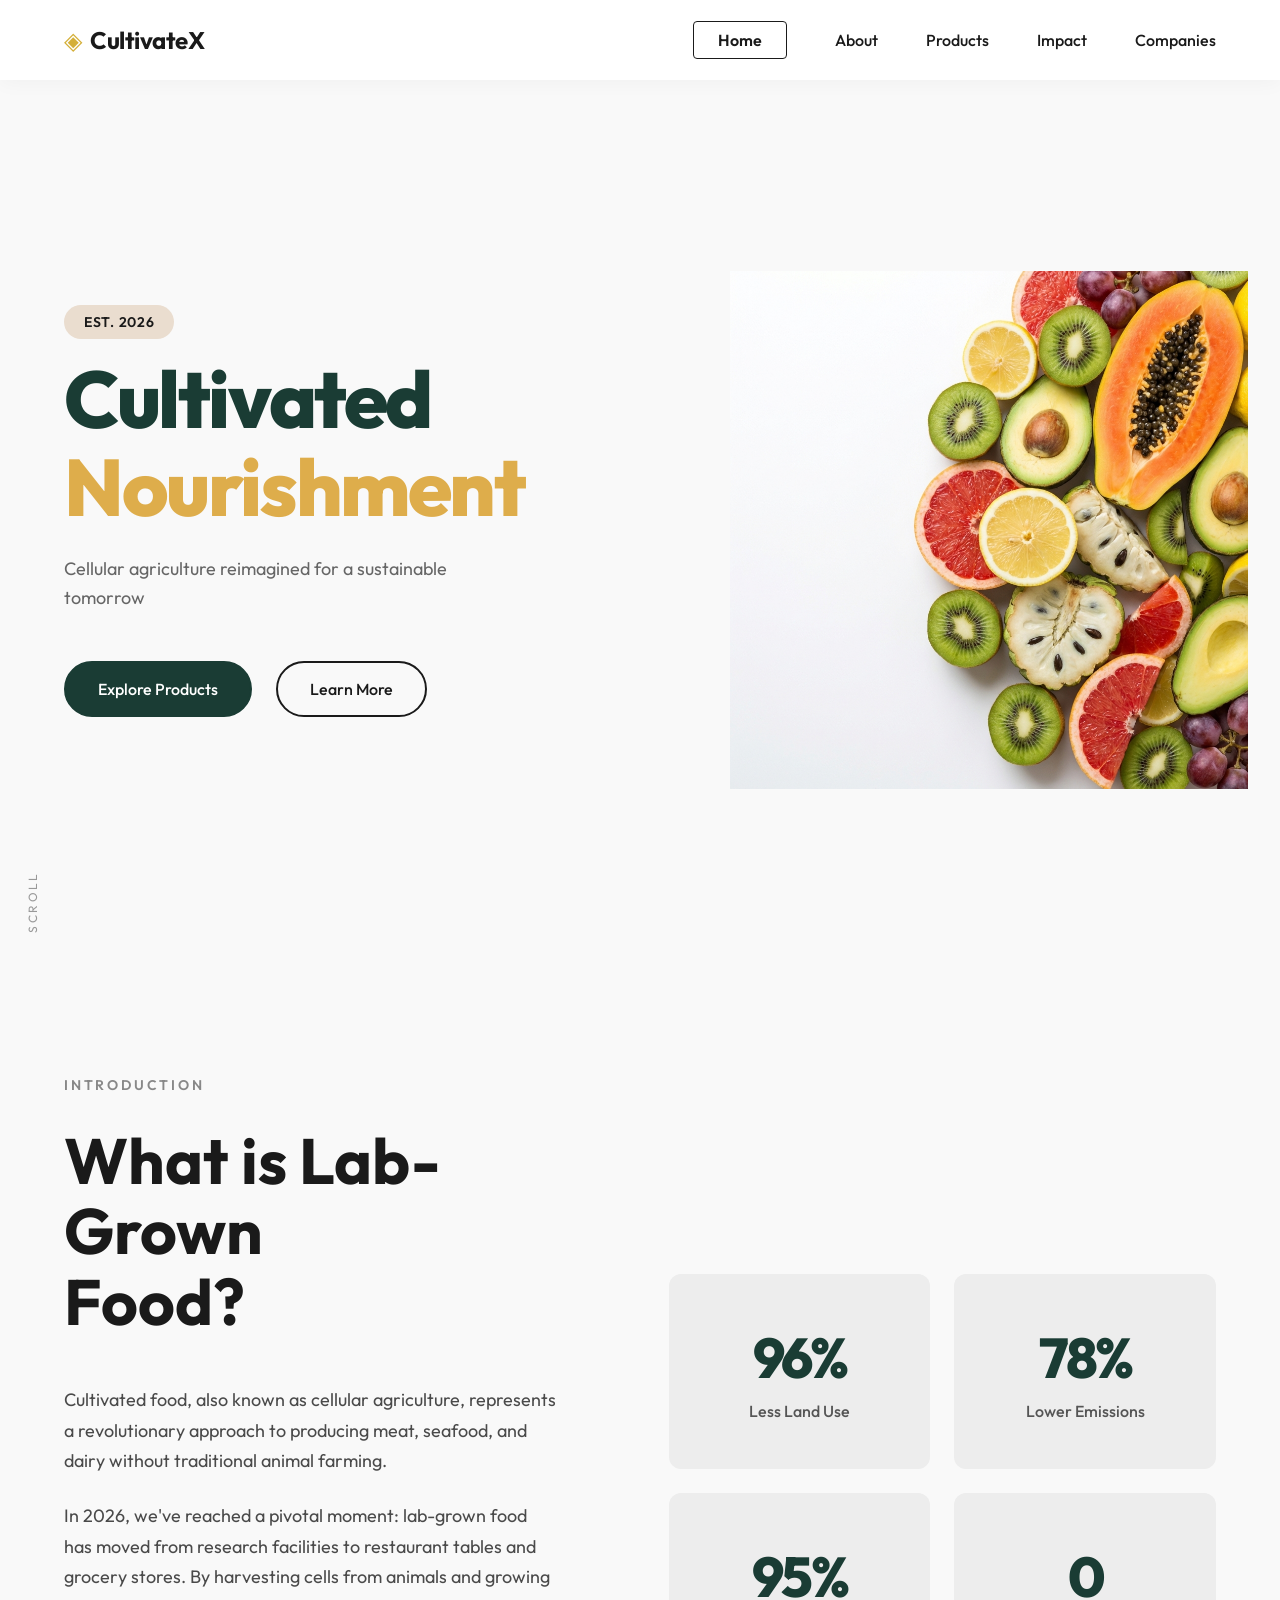
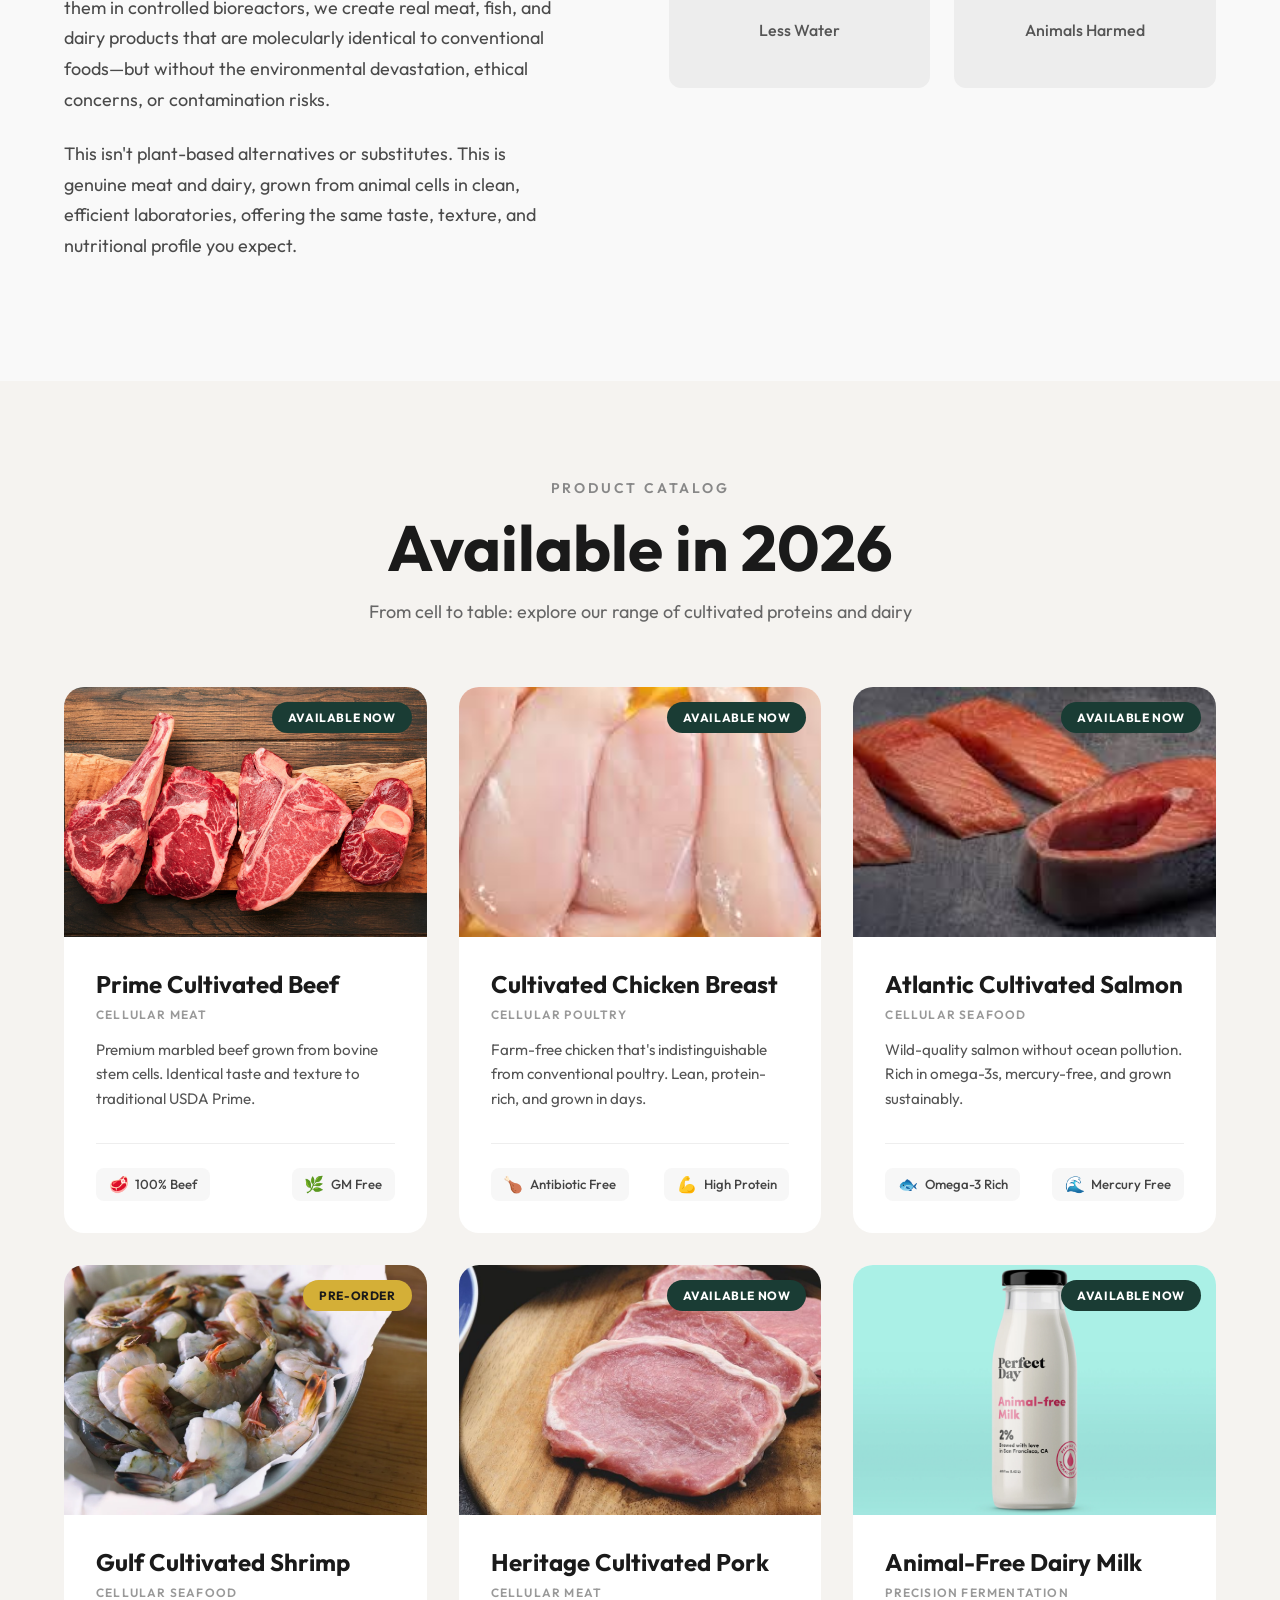
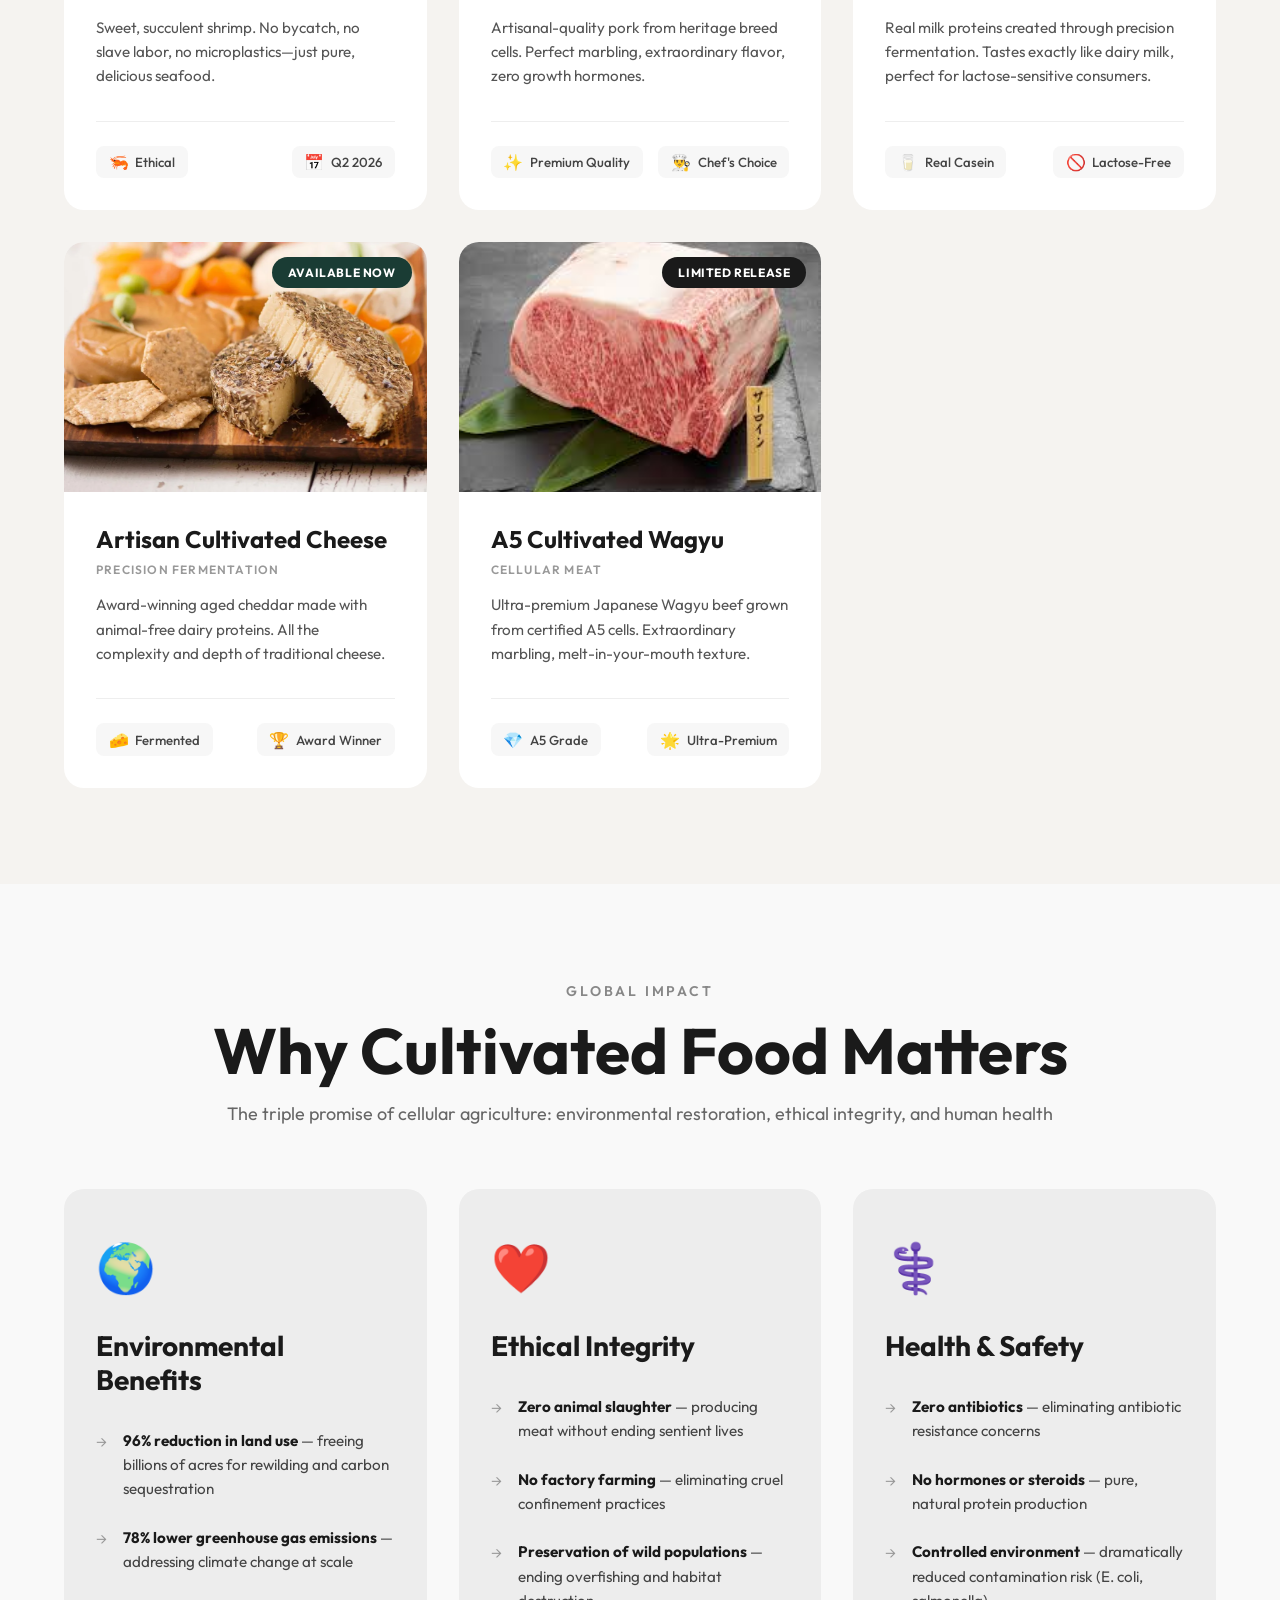
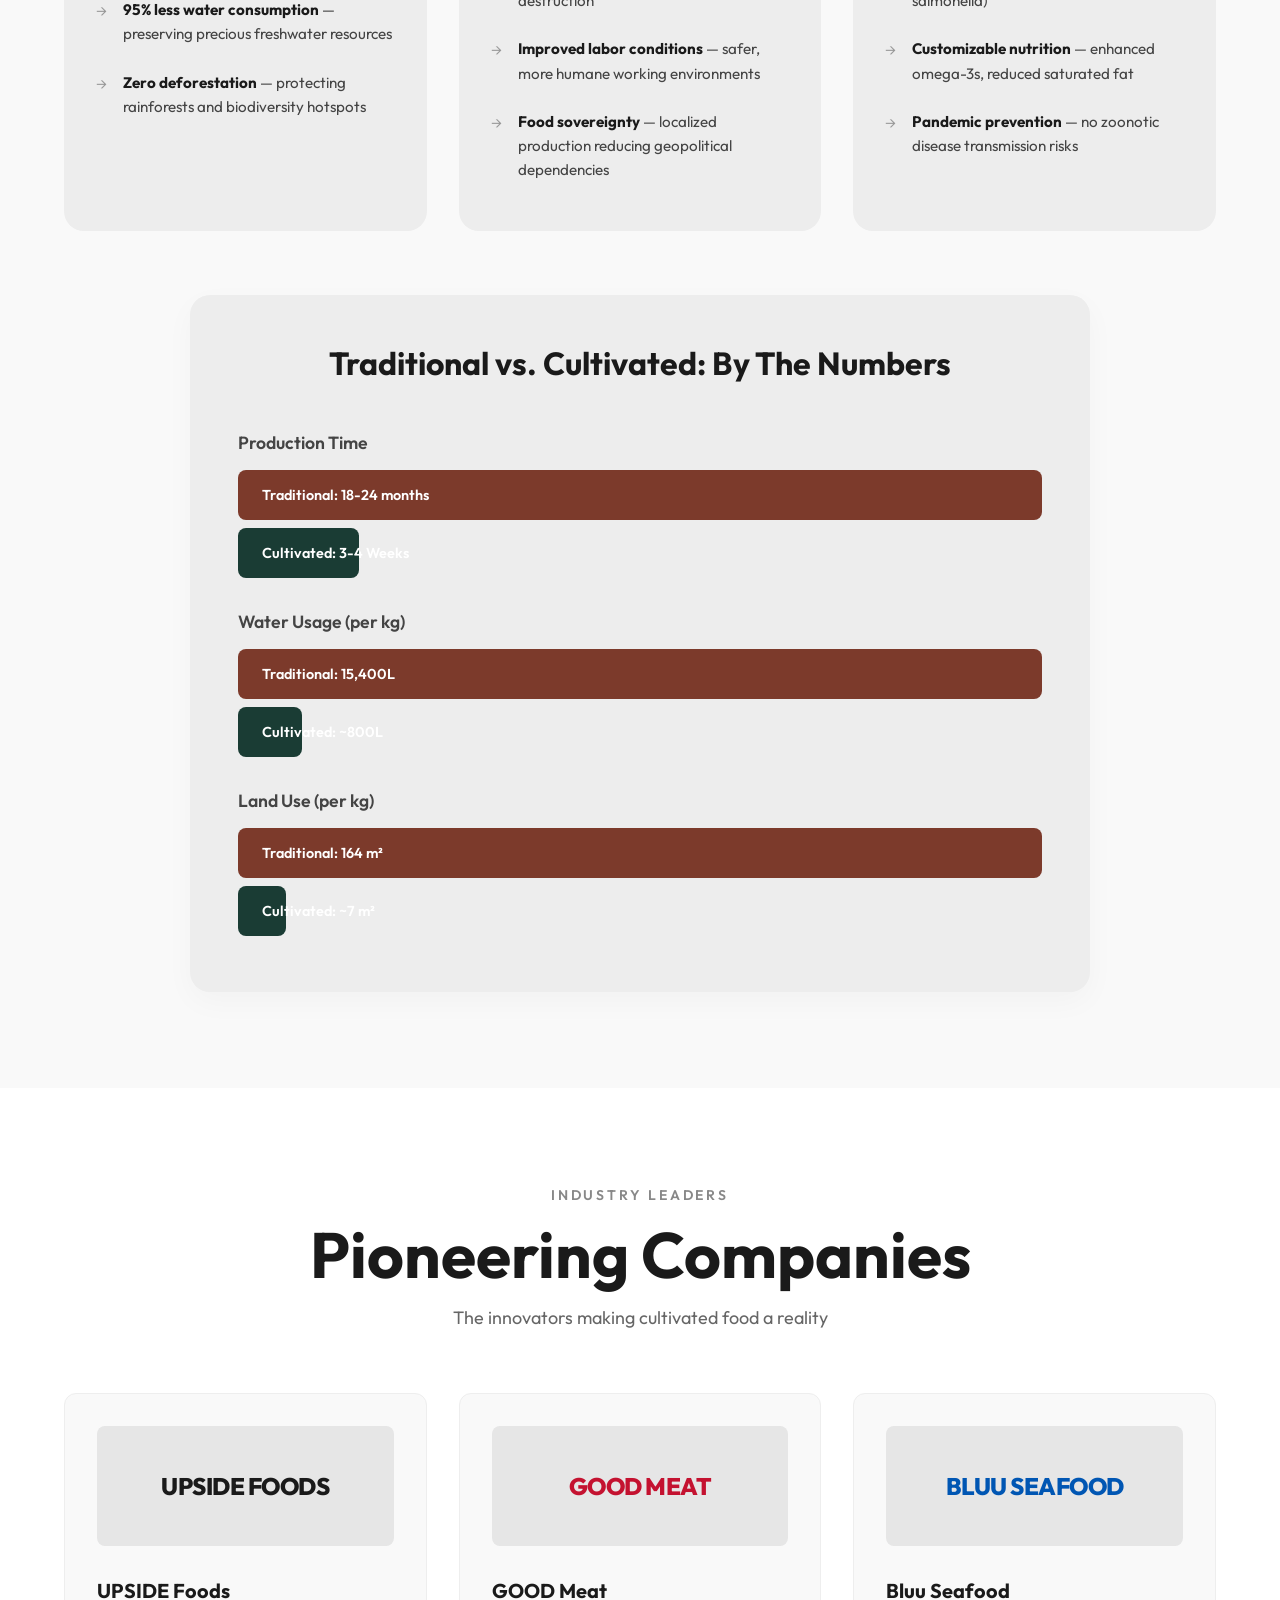
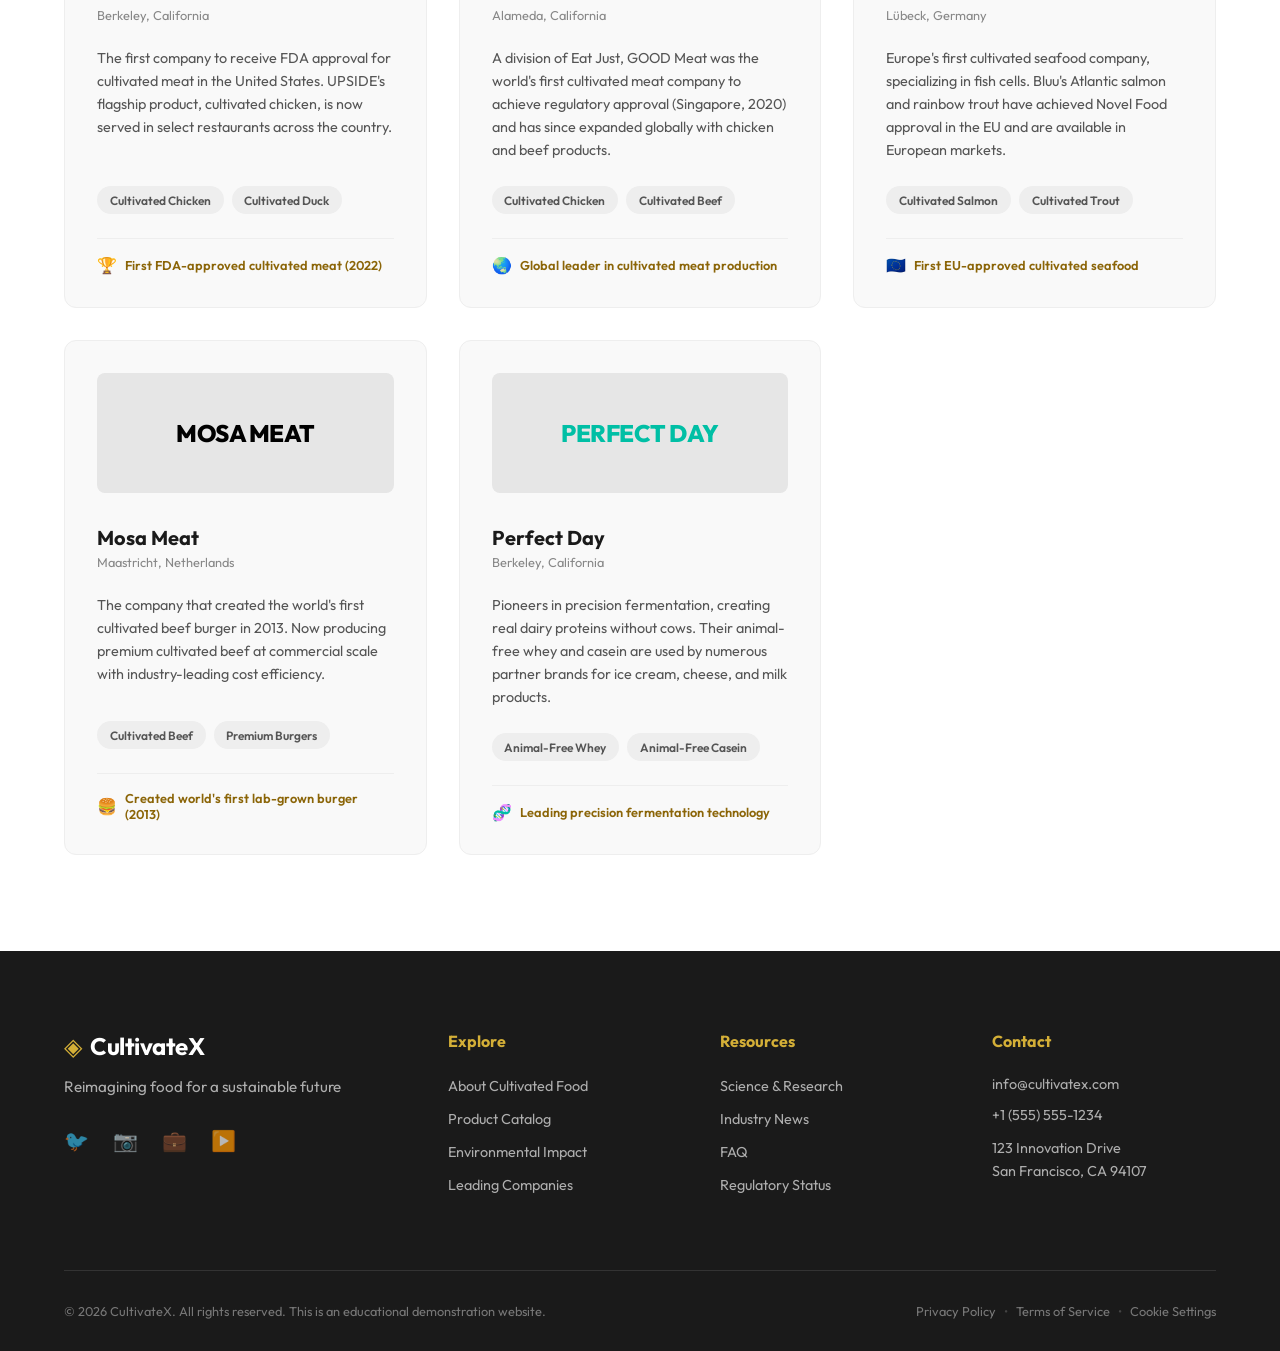
<file: index.html>
<!DOCTYPE html>
<html lang="en">

<head>
    <meta charset="UTF-8">
    <meta name="viewport" content="width=device-width, initial-scale=1.0">
    <title>CultivateX | The Future of Food</title>
    <link rel="preconnect" href="https://fonts.googleapis.com">
    <link rel="preconnect" href="https://fonts.gstatic.com" crossorigin>
    <link href="https://fonts.googleapis.com/css2?family=Outfit:wght@300;400;500;600;700;800&display=swap"
        rel="stylesheet">
    <link rel="stylesheet" href="p.css">
</head>

<body>
    <!--Navbar-->
    <nav class="navbar">
        <div class="logo">
            <span class="logo-icon">◈</span>
            <span class="logo-text">CultivateX</span>
        </div>
        <div class="navlinks">
            <a href="#home" class="active">Home</a>
            <a href="#about">About</a>
            <a href="#products">Products</a>
            <a href="#impact">Impact</a>
            <a href="#companies">Companies</a>
        </div>
    </nav>

    <!--Home-->
    <header class="home" id="home">
        <div class="content-left">
            <div class="badge-container">
                <span class="est-badge">EST. 2026</span>
            </div>

            <h1 class="hero-title">
                <span class="text-green">Cultivated</span><br>
                <span class="text-gold">Nourishment</span>
            </h1>

            <p class="hero-subtitle">
                Cellular agriculture reimagined for a sustainable tomorrow
            </p>

            <div class="cta-group">
                <button class="btn-primary">Explore Products</button>
                <button class="btn-secondary">Learn More</button>
            </div>

            <div class="scroll-indicator">SCROLL</div>
        </div>

        <div class="content-right">
            <div class="image-container">
                <!-- Image will be inserted via CSS or img tag -->
                <img src="hero-image.png" alt="Fresh fruits including papaya, kiwi, and citrus" class="hero-image">
            </div>
        </div>
    </header>

    <!-- About Section -->
    <section class="about-section" id="about">
        <div class="about-left">
            <span class="section-label">INTRODUCTION</span>
            <h2 class="section-title">What is Lab-Grown<br>Food?</h2>

            <div class="about-text">
                <p>Cultivated food, also known as cellular agriculture, represents a revolutionary approach to producing
                    meat, seafood, and dairy without traditional animal farming.</p>

                <p>In 2026, we've reached a pivotal moment: lab-grown food has moved from research facilities to
                    restaurant tables and grocery stores. By harvesting cells from animals and growing them in
                    controlled bioreactors, we create real meat, fish, and dairy products that are molecularly identical
                    to conventional foods—but without the environmental devastation, ethical concerns, or contamination
                    risks.</p>

                <p>This isn't plant-based alternatives or substitutes. This is genuine meat and dairy, grown from animal
                    cells in clean, efficient laboratories, offering the same taste, texture, and nutritional profile
                    you expect.</p>
            </div>
        </div>

        <div class="about-right">
            <div class="stats-grid">
                <div class="stat-card">
                    <span class="stat-number">96%</span>
                    <span class="stat-label">Less Land Use</span>
                </div>
                <div class="stat-card">
                    <span class="stat-number">78%</span>
                    <span class="stat-label">Lower Emissions</span>
                </div>
                <div class="stat-card">
                    <span class="stat-number">95%</span>
                    <span class="stat-label">Less Water</span>
                </div>
                <div class="stat-card">
                    <span class="stat-number">0</span>
                    <span class="stat-label">Animals Harmed</span>
                </div>
            </div>
        </div>
    </section>

    <!-- Products Section -->
    <section class="products-section" id="products">
        <div class="products-header">
            <span class="section-label">PRODUCT CATALOG</span>
            <h2 class="section-title center-text">Available in 2026</h2>
            <p class="section-subtitle">From cell to table: explore our range of cultivated proteins and dairy</p>
        </div>

        <div class="products-grid">
            <!-- Product 1: Beef -->
            <div class="product-card">
                <div class="card-image">
                    <span class="status-badge available">AVAILABLE NOW</span>
                    <img src="primebeef.jpg" alt="Prime Cultivated Beef">
                </div>
                <div class="card-content">
                    <h3 class="product-title">Prime Cultivated Beef</h3>
                    <span class="product-category">CELLULAR MEAT</span>
                    <p class="product-desc">Premium marbled beef grown from bovine stem cells. Identical taste and
                        texture to traditional USDA Prime.</p>
                    <div class="card-footer">
                        <span class="tag"><span class="icon">🥩</span> 100% Beef</span>
                        <span class="tag"><span class="icon">🌿</span> GM Free</span>
                    </div>
                </div>
            </div>

            <!-- Product 2: Chicken -->
            <div class="product-card">
                <div class="card-image">
                    <span class="status-badge available">AVAILABLE NOW</span>
                    <img src="images1.jpg" alt="Cultivated Chicken Breast">
                </div>
                <div class="card-content">
                    <h3 class="product-title">Cultivated Chicken Breast</h3>
                    <span class="product-category">CELLULAR POULTRY</span>
                    <p class="product-desc">Farm-free chicken that's indistinguishable from conventional poultry. Lean,
                        protein-rich, and grown in days.</p>
                    <div class="card-footer">
                        <span class="tag"><span class="icon">🍗</span> Antibiotic Free</span>
                        <span class="tag"><span class="icon">💪</span> High Protein</span>
                    </div>
                </div>
            </div>

            <!-- Product 3: Salmon -->
            <div class="product-card">
                <div class="card-image">
                    <span class="status-badge available">AVAILABLE NOW</span>
                    <img src="salmon.jpg" alt="Atlantic Cultivated Salmon">
                </div>
                <div class="card-content">
                    <h3 class="product-title">Atlantic Cultivated Salmon</h3>
                    <span class="product-category">CELLULAR SEAFOOD</span>
                    <p class="product-desc">Wild-quality salmon without ocean pollution. Rich in omega-3s, mercury-free,
                        and grown sustainably.</p>
                    <div class="card-footer">
                        <span class="tag"><span class="icon">🐟</span> Omega-3 Rich</span>
                        <span class="tag"><span class="icon">🌊</span> Mercury Free</span>
                    </div>
                </div>
            </div>

            <!-- Product 4: Shrimp -->
            <div class="product-card">
                <div class="card-image">
                    <span class="status-badge preorder">PRE-ORDER</span>
                    <img src="shrimp.webp" alt="Gulf Cultivated Shrimp">
                </div>
                <div class="card-content">
                    <h3 class="product-title">Gulf Cultivated Shrimp</h3>
                    <span class="product-category">CELLULAR SEAFOOD</span>
                    <p class="product-desc">Sweet, succulent shrimp. No bycatch, no slave labor, no microplastics—just
                        pure, delicious seafood.</p>
                    <div class="card-footer">
                        <span class="tag"><span class="icon">🦐</span> Ethical</span>
                        <span class="tag"><span class="icon">📅</span> Q2 2026</span>
                    </div>
                </div>
            </div>

            <!-- Product 5: Pork -->
            <div class="product-card">
                <div class="card-image">
                    <span class="status-badge available">AVAILABLE NOW</span>
                    <img src="pork.jpg" alt="Heritage Cultivated Pork">
                </div>
                <div class="card-content">
                    <h3 class="product-title">Heritage Cultivated Pork</h3>
                    <span class="product-category">CELLULAR MEAT</span>
                    <p class="product-desc">Artisanal-quality pork from heritage breed cells. Perfect marbling,
                        extraordinary flavor, zero growth hormones.</p>
                    <div class="card-footer">
                        <span class="tag"><span class="icon">✨</span> Premium Quality</span>
                        <span class="tag"><span class="icon">👨‍🍳</span> Chef's Choice</span>
                    </div>
                </div>
            </div>

            <!-- Product 6: Milk -->
            <div class="product-card">
                <div class="card-image">
                    <span class="status-badge available">AVAILABLE NOW</span>
                    <img src="milk.webp" alt="Animal-Free Dairy Milk">
                </div>
                <div class="card-content">
                    <h3 class="product-title">Animal-Free Dairy Milk</h3>
                    <span class="product-category">PRECISION FERMENTATION</span>
                    <p class="product-desc">Real milk proteins created through precision fermentation. Tastes exactly
                        like dairy milk, perfect for lactose-sensitive consumers.</p>
                    <div class="card-footer">
                        <span class="tag"><span class="icon">🥛</span> Real Casein</span>
                        <span class="tag"><span class="icon">🚫</span> Lactose-Free</span>
                    </div>
                </div>
            </div>

            <!-- Product 7: Cheese -->
            <div class="product-card">
                <div class="card-image">
                    <span class="status-badge available">AVAILABLE NOW</span>
                    <img src="cheese.webp" alt="Artisan Cultivated Cheese">
                </div>
                <div class="card-content">
                    <h3 class="product-title">Artisan Cultivated Cheese</h3>
                    <span class="product-category">PRECISION FERMENTATION</span>
                    <p class="product-desc">Award-winning aged cheddar made with animal-free dairy proteins. All the
                        complexity and depth of traditional cheese.</p>
                    <div class="card-footer">
                        <span class="tag"><span class="icon">🧀</span> Fermented</span>
                        <span class="tag"><span class="icon">🏆</span> Award Winner</span>
                    </div>
                </div>
            </div>

            <!-- Product 8: Wagyu -->
            <div class="product-card">
                <div class="card-image">
                    <span class="status-badge limited">LIMITED RELEASE</span>
                    <img src="a5.jpg" alt="A5 Cultivated Wagyu">
                </div>
                <div class="card-content">
                    <h3 class="product-title">A5 Cultivated Wagyu</h3>
                    <span class="product-category">CELLULAR MEAT</span>
                    <p class="product-desc">Ultra-premium Japanese Wagyu beef grown from certified A5 cells.
                        Extraordinary marbling, melt-in-your-mouth texture.</p>
                    <div class="card-footer">
                        <span class="tag"><span class="icon">💎</span> A5 Grade</span>
                        <span class="tag"><span class="icon">🌟</span> Ultra-Premium</span>
                    </div>
                </div>
            </div>
        </div>
    </section>

    <!-- Impact Section -->
    <section class="impact-section" id="impact">
        <div class="products-header">
            <span class="section-label">GLOBAL IMPACT</span>
            <h2 class="section-title center-text">Why Cultivated Food Matters</h2>
            <p class="section-subtitle">The triple promise of cellular agriculture: environmental restoration, ethical
                integrity, and human health</p>
        </div>

        <div class="impact-grid">
            <!-- Card 1: Environmental -->
            <div class="impact-card">
                <div class="impact-icon">🌍</div>
                <h3 class="impact-title">Environmental<br>Benefits</h3>
                <ul class="impact-list">
                    <li>
                        <span class="arrow">→</span>
                        <span class="text"><strong>96% reduction in land use</strong> — freeing billions of acres for
                            rewilding and carbon sequestration</span>
                    </li>
                    <li>
                        <span class="arrow">→</span>
                        <span class="text"><strong>78% lower greenhouse gas emissions</strong> — addressing climate
                            change at scale</span>
                    </li>
                    <li>
                        <span class="arrow">→</span>
                        <span class="text"><strong>95% less water consumption</strong> — preserving precious freshwater
                            resources</span>
                    </li>
                    <li>
                        <span class="arrow">→</span>
                        <span class="text"><strong>Zero deforestation</strong> — protecting rainforests and biodiversity
                            hotspots</span>
                    </li>
                </ul>
            </div>

            <!-- Card 2: Ethical -->
            <div class="impact-card">
                <div class="impact-icon">❤️</div>
                <h3 class="impact-title">Ethical Integrity</h3>
                <ul class="impact-list">
                    <li>
                        <span class="arrow">→</span>
                        <span class="text"><strong>Zero animal slaughter</strong> — producing meat without ending
                            sentient lives</span>
                    </li>
                    <li>
                        <span class="arrow">→</span>
                        <span class="text"><strong>No factory farming</strong> — eliminating cruel confinement
                            practices</span>
                    </li>
                    <li>
                        <span class="arrow">→</span>
                        <span class="text"><strong>Preservation of wild populations</strong> — ending overfishing and
                            habitat destruction</span>
                    </li>
                    <li>
                        <span class="arrow">→</span>
                        <span class="text"><strong>Improved labor conditions</strong> — safer, more humane working
                            environments</span>
                    </li>
                    <li>
                        <span class="arrow">→</span>
                        <span class="text"><strong>Food sovereignty</strong> — localized production reducing
                            geopolitical dependencies</span>
                    </li>
                </ul>
            </div>

            <!-- Card 3: Health -->
            <div class="impact-card">
                <div class="impact-icon">⚕️</div>
                <h3 class="impact-title">Health & Safety</h3>
                <ul class="impact-list">
                    <li>
                        <span class="arrow">→</span>
                        <span class="text"><strong>Zero antibiotics</strong> — eliminating antibiotic resistance
                            concerns</span>
                    </li>
                    <li>
                        <span class="arrow">→</span>
                        <span class="text"><strong>No hormones or steroids</strong> — pure, natural protein
                            production</span>
                    </li>
                    <li>
                        <span class="arrow">→</span>
                        <span class="text"><strong>Controlled environment</strong> — dramatically reduced contamination
                            risk (E. coli, salmonella)</span>
                    </li>
                    <li>
                        <span class="arrow">→</span>
                        <span class="text"><strong>Customizable nutrition</strong> — enhanced omega-3s, reduced
                            saturated fat</span>
                    </li>
                    <li>
                        <span class="arrow">→</span>
                        <span class="text"><strong>Pandemic prevention</strong> — no zoonotic disease transmission
                            risks</span>
                    </li>
                </ul>
            </div>
        </div>

        <!-- Comparison Chart Section -->
        <div class="comparison-container">
            <h3 class="comparison-title">Traditional vs. Cultivated: By The Numbers</h3>

            <!-- Production Time -->
            <div class="comparison-group">
                <h4 class="metric-label">Production Time</h4>
                <div class="bar-container">
                    <div class="bar traditional" style="width: 100%;">Traditional: 18-24 months</div>
                </div>
                <div class="bar-container">
                    <div class="bar cultivated" style="width: 15%;">Cultivated: 3-4 Weeks</div>
                </div>
            </div>

            <!-- Water Usage -->
            <div class="comparison-group">
                <h4 class="metric-label">Water Usage (per kg)</h4>
                <div class="bar-container">
                    <div class="bar traditional" style="width: 100%;">Traditional: 15,400L</div>
                </div>
                <div class="bar-container">
                    <div class="bar cultivated" style="width: 8%;">Cultivated: ~800L</div>
                </div>
            </div>

            <!-- Land Use -->
            <div class="comparison-group">
                <h4 class="metric-label">Land Use (per kg)</h4>
                <div class="bar-container">
                    <div class="bar traditional" style="width: 100%;">Traditional: 164 m²</div>
                </div>
                <div class="bar-container">
                    <div class="bar cultivated" style="width: 6%;">Cultivated: ~7 m²</div>
                </div>
            </div>
        </div>
    </section>

    <!-- Companies Section -->
    <section class="companies-section" id="companies">
        <div class="products-header">
            <span class="section-label">INDUSTRY LEADERS</span>
            <h2 class="section-title center-text">Pioneering Companies</h2>
            <p class="section-subtitle">The innovators making cultivated food a reality</p>
        </div>

        <div class="companies-grid">
            <!-- UPSIDE Foods -->
            <div class="company-card">
                <div class="company-logo-area">
                    <h3 class="logo-text-img">UPSIDE Foods</h3>
                </div>
                <div class="company-content">
                    <h4 class="company-name">UPSIDE Foods</h4>
                    <span class="company-loc">Berkeley, California</span>
                    <p class="company-desc">The first company to receive FDA approval for cultivated meat in the United
                        States. UPSIDE's flagship product, cultivated chicken, is now served in select restaurants
                        across the country.</p>

                    <div class="company-tags">
                        <span class="c-tag">Cultivated Chicken</span>
                        <span class="c-tag">Cultivated Duck</span>
                    </div>

                    <div class="company-highlight">
                        <span class="highlight-icon">🏆</span> First FDA-approved cultivated meat (2022)
                    </div>
                </div>
            </div>

            <!-- GOOD Meat -->
            <div class="company-card">
                <div class="company-logo-area">
                    <h3 class="logo-text-img" style="color: #c41230;">GOOD Meat</h3>
                </div>
                <div class="company-content">
                    <h4 class="company-name">GOOD Meat</h4>
                    <span class="company-loc">Alameda, California</span>
                    <p class="company-desc">A division of Eat Just, GOOD Meat was the world's first cultivated meat
                        company to achieve regulatory approval (Singapore, 2020) and has since expanded globally with
                        chicken and beef products.</p>

                    <div class="company-tags">
                        <span class="c-tag">Cultivated Chicken</span>
                        <span class="c-tag">Cultivated Beef</span>
                    </div>

                    <div class="company-highlight">
                        <span class="highlight-icon">🌏</span> Global leader in cultivated meat production
                    </div>
                </div>
            </div>

            <!-- Bluu Seafood -->
            <div class="company-card">
                <div class="company-logo-area">
                    <h3 class="logo-text-img" style="color: #0056b3;">Bluu Seafood</h3>
                </div>
                <div class="company-content">
                    <h4 class="company-name">Bluu Seafood</h4>
                    <span class="company-loc">Lübeck, Germany</span>
                    <p class="company-desc">Europe's first cultivated seafood company, specializing in fish cells.
                        Bluu's Atlantic salmon and rainbow trout have achieved Novel Food approval in the EU and are
                        available in European markets.</p>

                    <div class="company-tags">
                        <span class="c-tag">Cultivated Salmon</span>
                        <span class="c-tag">Cultivated Trout</span>
                    </div>

                    <div class="company-highlight">
                        <span class="highlight-icon">🇪🇺</span> First EU-approved cultivated seafood
                    </div>
                </div>
            </div>

            <!-- Mosa Meat -->
            <div class="company-card">
                <div class="company-logo-area">
                    <h3 class="logo-text-img" style="color: #000;">Mosa Meat</h3>
                </div>
                <div class="company-content">
                    <h4 class="company-name">Mosa Meat</h4>
                    <span class="company-loc">Maastricht, Netherlands</span>
                    <p class="company-desc">The company that created the world's first cultivated beef burger in 2013.
                        Now producing premium cultivated beef at commercial scale with industry-leading cost efficiency.
                    </p>

                    <div class="company-tags">
                        <span class="c-tag">Cultivated Beef</span>
                        <span class="c-tag">Premium Burgers</span>
                    </div>

                    <div class="company-highlight">
                        <span class="highlight-icon">🍔</span> Created world's first lab-grown burger (2013)
                    </div>
                </div>
            </div>

            <!-- Perfect Day -->
            <div class="company-card">
                <div class="company-logo-area">
                    <h3 class="logo-text-img" style="color: #00bfa5;">Perfect Day</h3>
                </div>
                <div class="company-content">
                    <h4 class="company-name">Perfect Day</h4>
                    <span class="company-loc">Berkeley, California</span>
                    <p class="company-desc">Pioneers in precision fermentation, creating real dairy proteins without
                        cows. Their animal-free whey and casein are used by numerous partner brands for ice cream,
                        cheese, and milk products.</p>

                    <div class="company-tags">
                        <span class="c-tag">Animal-Free Whey</span>
                        <span class="c-tag">Animal-Free Casein</span>
                    </div>

                    <div class="company-highlight">
                        <span class="highlight-icon">🧬</span> Leading precision fermentation technology
                    </div>
                </div>
            </div>

        </div>
    </section>


    <!-- Footer -->
    <footer>
        <div class="footer-content">
            <!-- Brand Column -->
            <div class="footer-col brand-col">
                <div class="logo">
                    <span class="logo-icon">◈</span>
                    <span class="logo-text" style="color: #fff;">CultivateX</span>
                </div>
                <p class="footer-tagline">Reimagining food for a sustainable future</p>
                <div class="social-links">
                    <a href="#" class="social-link">🐦</a> <!-- Twitter/X -->
                    <a href="#" class="social-link">📷</a> <!-- Instagram -->
                    <a href="#" class="social-link">💼</a> <!-- LinkedIn -->
                    <a href="#" class="social-link">▶️</a> <!-- YouTube -->
                </div>
            </div>

            <!-- Explore Column -->
            <div class="footer-col">
                <h4 class="footer-heading">Explore</h4>
                <ul class="footer-links">
                    <li><a href="#about">About Cultivated Food</a></li>
                    <li><a href="#products">Product Catalog</a></li>
                    <li><a href="#impact">Environmental Impact</a></li>
                    <li><a href="#companies">Leading Companies</a></li>
                </ul>
            </div>

            <!-- Resources Column -->
            <div class="footer-col">
                <h4 class="footer-heading">Resources</h4>
                <ul class="footer-links">
                    <li><a href="#">Science & Research</a></li>
                    <li><a href="#">Industry News</a></li>
                    <li><a href="#">FAQ</a></li>
                    <li><a href="#">Regulatory Status</a></li>
                </ul>
            </div>

            <!-- Contact Column -->
            <div class="footer-col">
                <h4 class="footer-heading">Contact</h4>
                <ul class="footer-links contact-info">
                    <li><a href="mailto:info@cultivatex.com">info@cultivatex.com</a></li>
                    <li><a href="tel:+15555551234">+1 (555) 555-1234</a></li>
                    <li class="address">123 Innovation Drive<br>San Francisco, CA 94107</li>
                </ul>
            </div>
        </div>

        <div class="footer-bottom">
            <p class="copyright">© 2026 CultivateX. All rights reserved. This is an educational demonstration website.
            </p>
            <div class="legal-links">
                <a href="#">Privacy Policy</a>
                <span class="separator">•</span>
                <a href="#">Terms of Service</a>
                <span class="separator">•</span>
                <a href="#">Cookie Settings</a>
            </div>
        </div>
    </footer>

    <script>
        document.addEventListener('DOMContentLoaded', () => {
            const sections = document.querySelectorAll('header, section');
            const navLinks = document.querySelectorAll('.navlinks a');

            window.addEventListener('scroll', () => {
                let current = '';
                const navHeight = document.querySelector('.navbar').offsetHeight;

                sections.forEach(section => {
                    const sectionTop = section.offsetTop;
                    const sectionHeight = section.clientHeight;
                    // Check if scroll is within the section (with offset for navbar)
                    if (scrollY >= (sectionTop - navHeight - 100)) {
                        current = section.getAttribute('id');
                    }
                });

                // If at bottom of page, highlight last section/footer or keep last section active
                // For now, let's just stick to the sections defined in nav

                navLinks.forEach(link => {
                    link.classList.remove('active');
                    if (link.getAttribute('href').includes(current)) {
                        link.classList.add('active');
                    }
                });
            });
        });
    </script>
</body>

</html>
</file>
<file: p.css>
:root {
    --primary-green: #1a3c34;
    --accent-gold: #d4af37;
    --light-bg: #f9f9f9;
    --text-dark: #1a1a1a;
    --text-light: #ffffff;
    --font-main: 'Outfit', sans-serif;
    --nav-height: 80px;
}

* {
    margin: 0;
    padding: 0;
    box-sizing: border-box;
}

html {
    scroll-behavior: smooth;
}

body {
    width: 100%;
    min-height: 100vh;
    font-family: var(--font-main);
    background-color: var(--light-bg);
    color: var(--text-dark);
    overflow-x: hidden;
}

/* Navbar */
.navbar {
    position: fixed;
    top: 0;
    left: 0;
    width: 100%;
    height: var(--nav-height);
    display: flex;
    justify-content: space-between;
    align-items: center;
    background-color: rgba(255, 255, 255, 0.95);
    backdrop-filter: blur(10px);
    padding: 0 5%;
    z-index: 1000;
    box-shadow: 0 2px 20px rgba(0, 0, 0, 0.04);
}

.logo {
    display: flex;
    align-items: center;
    gap: 0.5rem;
}

.logo-icon {
    font-size: 1.5rem;
    color: var(--accent-gold);
}

.logo-text {
    font-size: 1.5rem;
    font-weight: 700;
    color: var(--text-dark);
    letter-spacing: -0.02em;
}

.navlinks {
    display: flex;
    align-items: center;
    gap: 3rem;
}

.navlinks a {
    text-decoration: none;
    color: var(--text-dark);
    font-size: 1rem;
    font-weight: 500;
    position: relative;
    transition: color 0.3s ease;
}

.navlinks a:hover {
    color: var(--primary-green);
}

/* Active state for navigation - styled like a button or underlined */
.navlinks a.active {
    font-weight: 600;
}

.navlinks a.active::after {
    content: '';
    position: absolute;
    bottom: -5px;
    left: 0;
    width: 100%;
    height: 2px;
    background-color: var(--accent-gold);
    /* For the button look in the image, we might use border: 1px solid */
}

/* Specific overwrite for home link to match image 'box' style if desired, 
   but simple underline is cleaner. Let's try to match the image's box style for active. */
.navlinks a.active {
    border: 1px solid var(--text-dark);
    padding: 0.5rem 1.5rem;
    border-radius: 4px;
    background: transparent;
}

.navlinks a.active::after {
    display: none;
}


/* Home Section */
.home {
    width: 100%;
    min-height: 100vh;
    display: flex;
    padding-top: var(--nav-height);
    /* Offset for fixed navbar */
}

.content-left {
    width: 50%;
    display: flex;
    flex-direction: column;
    justify-content: center;
    padding: 0 0 0 5%;
    /* Left padding aligned */
    position: relative;
}

.content-right {
    width: 50%;
    height: 100vh;
    /* Full viewport height */
    position: relative;
    overflow: hidden;
    /* The image in the design takes up the right side completely or in a card */
}

/* Badge */
.badge-container {
    margin-bottom: 1.5rem;
}

.est-badge {
    background-color: #eaddcf;
    /* Beige/Gold-ish tone */
    color: var(--text-dark);
    padding: 0.5rem 1.25rem;
    border-radius: 50px;
    font-size: 0.875rem;
    font-weight: 600;
    letter-spacing: 0.05em;
    text-transform: uppercase;
}

/* Typography */
.hero-title {
    font-size: 5rem;
    line-height: 1.1;
    font-weight: 800;
    margin-bottom: 1.5rem;
    letter-spacing: -0.03em;
}

.text-green {
    color: var(--primary-green);
}

.text-gold {
    color: #eaddcf;
    /* Using the beige-gold from the badge for the second line as per visual hierarchy, or maybe goldenrod? Image looks yellowish. Let's try #dcc76b or similar */
    color: #dead4b;
    /* Gold/Mustard */
}

.hero-subtitle {
    font-size: 1.125rem;
    color: #666;
    max-width: 400px;
    margin-bottom: 3rem;
    line-height: 1.6;
}

/* Buttons */
.cta-group {
    display: flex;
    gap: 1.5rem;
    margin-bottom: 2rem;
}

button {
    cursor: pointer;
    font-family: var(--font-main);
    font-size: 1rem;
    font-weight: 500;
    padding: 1rem 2rem;
    border-radius: 50px;
    transition: all 0.3s ease;
}

.btn-primary {
    background-color: var(--primary-green);
    color: var(--text-light);
    border: 2px solid var(--primary-green);
}

.btn-primary:hover {
    background-color: #142e28;
    border-color: #142e28;
    transform: translateY(-2px);
    box-shadow: 0 4px 12px rgba(26, 60, 52, 0.2);
}

.btn-secondary {
    background-color: transparent;
    color: var(--text-dark);
    border: 2px solid var(--text-dark);
}

.btn-secondary:hover {
    background-color: var(--text-dark);
    color: var(--text-light);
    transform: translateY(-2px);
}

/* Scroll Indicator */
.scroll-indicator {
    position: absolute;
    bottom: 40px;
    left: 5%;
    font-size: 0.75rem;
    letter-spacing: 0.2em;
    color: #999;
    transform: rotate(-90deg);
    transform-origin: left;
}

/* Right Side Image */
.image-container {
    width: 100%;
    height: 100%;
    display: flex;
    justify-content: flex-end;
    /* Push content to right if needed */
    align-items: center;
    /* Center vertically */
    padding: 2rem;
}

.hero-image {
    width: 90%;
    height: 90%;
    object-fit: contain;
    /* Since it's a cluster of fruits on white, contain/cover works. The generated image is on white. */
    object-position: right center;
    border-radius: 30px;
    /* Optional rounded corners */
}

/* Responsive */
@media (max-width: 1024px) {
    .hero-title {
        font-size: 3.5rem;
    }
}

@media (max-width: 768px) {
    .home {
        flex-direction: column;
        height: auto;
    }

    .content-left,
    .content-right {
        width: 100%;
        padding: 5%;
    }

    .content-right {
        height: 50vh;
    }

    .navlinks {
        display: none;
        /* Mobile menu would be needed here, keeping simple for now */
    }
}

/* About Section */
.about-section {
    width: 100%;
    min-height: 100vh;
    padding: 6rem 5%;
    display: flex;
    background-color: var(--light-bg);
    gap: 5%;
    align-items: center;
}

.about-left {
    width: 50%;
    display: flex;
    flex-direction: column;
}

.section-label {
    font-size: 0.875rem;
    letter-spacing: 0.2em;
    color: #888;
    margin-bottom: 2rem;
    font-weight: 600;
    text-transform: uppercase;
}

.section-title {
    font-size: 4rem;
    line-height: 1.1;
    font-weight: 700;
    margin-bottom: 3rem;
    color: var(--text-dark);
}

.about-text p {
    font-size: 1.125rem;
    line-height: 1.7;
    color: #4a4a4a;
    margin-bottom: 1.5rem;
    max-width: 90%;
}

.about-right {
    width: 50%;
    display: flex;
    justify-content: center;
    align-items: center;
}

.stats-grid {
    display: grid;
    grid-template-columns: repeat(2, 1fr);
    gap: 1.5rem;
    width: 100%;
}

.stat-card {
    background-color: #ededed;
    /* Light gray card background */
    padding: 3rem 2rem;
    border-radius: 12px;
    display: flex;
    flex-direction: column;
    justify-content: center;
    align-items: center;
    text-align: center;
    transition: transform 0.3s ease;
}

.stat-card:hover {
    transform: translateY(-5px);
    box-shadow: 0 10px 30px rgba(0, 0, 0, 0.05);
}

.stat-number {
    font-size: 3.5rem;
    /* Large impact numbers */
    font-weight: 800;
    /* Extra bold */
    color: #1a3c34;
    /* Dark Green - using primary var manually for specificity if var not working in all contexts, but ideally use var */
    color: var(--primary-green);
    margin-bottom: 0.5rem;
    font-family: var(--font-main);
    /* Ensure Outfit font */
    /* For the wide "96%" look in the image */
    display: block;
    width: 100%;
    letter-spacing: -0.05em;
}

.stat-label {
    font-size: 1rem;
    font-weight: 500;
    color: #555;
}

/* Specific styling for the zero to make it look like the icon if possible, 
   or just styled consistent with the others as text. 
   The image shows a "0" that looks a bit like a ring. */

@media (max-width: 1024px) {
    .section-title {
        font-size: 3rem;
    }

    .stats-grid {
        gap: 1rem;
    }

    .stat-card {
        padding: 2rem 1rem;
    }

    .stat-number {
        font-size: 2.5rem;
    }
}

@media (max-width: 768px) {
    .about-section {
        flex-direction: column;
        padding-top: 3rem;
        height: auto;
    }

    .about-left,
    .about-right {
        width: 100%;
    }

    .about-left {
        margin-bottom: 3rem;
    }
}

/* Products Section */
.products-section {
    width: 100%;
    min-height: 100vh;
    padding: 6rem 5%;
    background-color: #f5f3f0;
    /* Slightly darker off-white for contrast */
}

.products-header {
    text-align: center;
    margin-bottom: 4rem;
}

.center-text {
    margin-top: 1rem;
    margin-bottom: 1rem;
}

.section-subtitle {
    font-size: 1.125rem;
    color: #666;
}

.products-grid {
    display: grid;
    grid-template-columns: repeat(auto-fill, minmax(350px, 1fr));
    gap: 2rem;
    width: 100%;
}

.product-card {
    background-color: #fff;
    border-radius: 20px;
    overflow: hidden;
    transition: transform 0.3s ease, box-shadow 0.3s ease;
    display: flex;
    flex-direction: column;
}

.product-card:hover {
    transform: translateY(-8px);
    box-shadow: 0 15px 40px rgba(0, 0, 0, 0.08);
}

.card-image {
    width: 100%;
    height: 250px;
    position: relative;
    overflow: hidden;
}

.card-image img {
    width: 100%;
    height: 100%;
    object-fit: cover;
    transition: transform 0.5s ease;
}

.product-card:hover .card-image img {
    transform: scale(1.05);
}

.status-badge {
    position: absolute;
    top: 15px;
    right: 15px;
    padding: 0.5rem 1rem;
    border-radius: 50px;
    color: #fff;
    font-size: 0.75rem;
    font-weight: 700;
    text-transform: uppercase;
    letter-spacing: 0.05em;
    z-index: 10;
}

.status-badge.available {
    background-color: #1a3c34;
    /* Green */
}

.status-badge.preorder {
    background-color: #d4af37;
    /* Gold */
    color: #1a1a1a;
}

.status-badge.limited {
    background-color: #1a1a1a;
    /* Black */
}

.card-content {
    padding: 2rem;
    flex-grow: 1;
    display: flex;
    flex-direction: column;
}

.product-title {
    font-size: 1.5rem;
    font-weight: 700;
    margin-bottom: 0.5rem;
    color: var(--text-dark);
}

.product-category {
    font-size: 0.75rem;
    color: #999;
    text-transform: uppercase;
    letter-spacing: 0.1em;
    font-weight: 600;
    margin-bottom: 1rem;
}

.product-desc {
    font-size: 0.95rem;
    line-height: 1.6;
    color: #555;
    margin-bottom: 2rem;
    flex-grow: 1;
    display: -webkit-box;
    -webkit-line-clamp: 3;
    line-clamp: 3;
    -webkit-box-orient: vertical;
    overflow: hidden;
}

.card-footer {
    display: flex;
    justify-content: space-between;
    padding-top: 1.5rem;
    border-top: 1px solid #eee;
}

.tag {
    font-size: 0.825rem;
    color: #444;
    font-weight: 500;
    display: flex;
    align-items: center;
    gap: 0.4rem;
    background-color: #f7f7f7;
    padding: 0.4rem 0.8rem;
    border-radius: 8px;
}

.icon {
    font-size: 1rem;
}

@media (max-width: 768px) {
    .products-grid {
        grid-template-columns: 1fr;
    }
}

/* Impact Section */
.impact-section {
    width: 100%;
    min-height: 100vh;
    padding: 6rem 5%;
    background-color: var(--light-bg);
}

.impact-grid {
    display: grid;
    grid-template-columns: repeat(3, 1fr);
    gap: 2rem;
    width: 100%;
}

.impact-card {
    background-color: #ededed;
    border-radius: 20px;
    padding: 3rem 2rem;
    transition: transform 0.3s ease;
    display: flex;
    flex-direction: column;
}

.impact-card:hover {
    transform: translateY(-8px);
}

.impact-icon {
    font-size: 3rem;
    margin-bottom: 2rem;
}

.impact-title {
    font-size: 1.75rem;
    font-weight: 700;
    margin-bottom: 2rem;
    color: var(--text-dark);
    line-height: 1.2;
}

.impact-list {
    list-style: none;
    flex-grow: 1;
}

.impact-list li {
    display: flex;
    gap: 1rem;
    margin-bottom: 1.5rem;
    font-size: 0.95rem;
    line-height: 1.6;
    color: #444;
}

.impact-list li:last-child {
    margin-bottom: 0;
}

.impact-list .arrow {
    color: #999;
    font-weight: 300;
    font-size: 1.1em;
}

.impact-list .text strong {
    color: var(--text-dark);
    font-weight: 700;
}

@media (max-width: 1024px) {
    .impact-grid {
        grid-template-columns: repeat(2, 1fr);
    }
}

@media (max-width: 768px) {
    .impact-grid {
        grid-template-columns: 1fr;
    }
}

/* Comparison Section */
.comparison-container {
    padding: 3rem;
    background-color: #ededed;
    border-radius: 20px;
    margin-top: 4rem;
    max-width: 900px;
    margin-left: auto;
    margin-right: auto;
    box-shadow: 0 10px 30px rgba(0, 0, 0, 0.03);
}

.comparison-title {
    text-align: center;
    font-size: 2rem;
    margin-bottom: 3rem;
    color: var(--text-dark);
}

.comparison-group {
    margin-bottom: 2rem;
}

.comparison-group:last-child {
    margin-bottom: 0;
}

.metric-label {
    margin-bottom: 1rem;
    font-size: 1.1rem;
    color: #444;
    font-weight: 600;
}

.bar-container {
    width: 100%;
    margin-bottom: 0.5rem;
}

.bar {
    padding: 1rem 1.5rem;
    border-radius: 8px;
    color: #fff;
    font-weight: 600;
    font-size: 0.9rem;
    white-space: nowrap;
    transition: width 1s ease-out;
}

.bar.traditional {
    background-color: #7c3a2b;
    /* Brownish red */
}

.bar.cultivated {
    background-color: var(--primary-green);
}

@media (max-width: 768px) {
    .comparison-container {
        padding: 2rem 1.5rem;
    }

    .comparison-title {
        font-size: 1.5rem;
    }

    .bar {
        font-size: 0.8rem;
        padding: 0.8rem 1rem;
    }
}

/* Companies Section */
.companies-section {
    width: 100%;
    min-height: 100vh;
    padding: 6rem 5%;
    background-color: #fff;
}

.companies-grid {
    display: grid;
    grid-template-columns: repeat(auto-fit, minmax(350px, 1fr));
    gap: 2rem;
    width: 100%;
}

.company-card {
    background-color: #f9f9f9;
    border-radius: 12px;
    overflow: hidden;
    border: 1px solid #eee;
    transition: transform 0.3s ease, box-shadow 0.3s ease;
    display: flex;
    flex-direction: column;
}

.company-card:hover {
    transform: translateY(-5px);
    box-shadow: 0 10px 25px rgba(0, 0, 0, 0.05);
}

.company-logo-area {
    background-color: #e6e6e6;
    height: 120px;
    display: flex;
    align-items: center;
    justify-content: center;
    margin: 2rem;
    border-radius: 8px;
}

.logo-text-img {
    font-size: 1.5rem;
    font-weight: 800;
    text-transform: uppercase;
    letter-spacing: -0.02em;
    color: var(--text-dark);
}

.company-content {
    padding: 0 2rem 2rem 2rem;
    flex-grow: 1;
    display: flex;
    flex-direction: column;
}

.company-name {
    font-size: 1.25rem;
    font-weight: 700;
    margin-bottom: 0.25rem;
    color: var(--text-dark);
}

.company-loc {
    font-size: 0.8rem;
    color: #888;
    margin-bottom: 1.5rem;
    display: block;
}

.company-desc {
    font-size: 0.9rem;
    line-height: 1.6;
    color: #555;
    margin-bottom: 1.5rem;
    flex-grow: 1;
}

.company-tags {
    display: flex;
    flex-wrap: wrap;
    gap: 0.5rem;
    margin-bottom: 1.5rem;
}

.c-tag {
    background-color: #eee;
    padding: 0.4rem 0.8rem;
    border-radius: 20px;
    font-size: 0.75rem;
    font-weight: 600;
    color: #555;
}

.company-highlight {
    font-size: 0.8rem;
    color: #8B6508;
    /* Dark goldish */
    font-weight: 600;
    border-top: 1px solid #eee;
    padding-top: 1rem;
    display: flex;
    align-items: center;
    gap: 0.5rem;
}

.highlight-icon {
    font-size: 1rem;
}

/* Footer Section */
footer {
    background-color: #1a1a1a;
    color: #fff;
    padding: 5rem 5% 2rem 5%;
}

.footer-content {
    display: flex;
    justify-content: space-between;
    flex-wrap: wrap;
    gap: 3rem;
    margin-bottom: 4rem;
}

.footer-col {
    flex: 1;
    min-width: 200px;
}

.brand-col {
    flex: 1.5;
}

.footer-tagline {
    margin-top: 1rem;
    margin-bottom: 2rem;
    color: #aeaeae;
    font-size: 0.95rem;
    max-width: 300px;
}

.social-links {
    display: flex;
    gap: 1.5rem;
}

.social-link {
    color: #fff;
    text-decoration: none;
    font-size: 1.25rem;
    opacity: 0.7;
    transition: opacity 0.3s ease;
}

.social-link:hover {
    opacity: 1;
}

.footer-heading {
    color: var(--accent-gold);
    font-size: 1rem;
    font-weight: 700;
    margin-bottom: 1.5rem;
    text-transform: capitalize;
}

.footer-links {
    list-style: none;
}

.footer-links li {
    margin-bottom: 0.8rem;
}

.footer-links a {
    color: #aeaeae;
    text-decoration: none;
    font-size: 0.9rem;
    transition: color 0.3s ease;
}

.footer-links a:hover {
    color: #fff;
}

.contact-info li {
    color: #aeaeae;
    font-size: 0.9rem;
}

.address {
    line-height: 1.6;
}

.footer-bottom {
    border-top: 1px solid #333;
    padding-top: 2rem;
    display: flex;
    justify-content: space-between;
    align-items: center;
    flex-wrap: wrap;
    gap: 1.5rem;
    font-size: 0.8rem;
    color: #777;
}

.copyright {
    color: #777;
}

.legal-links {
    display: flex;
    align-items: center;
    gap: 0.5rem;
}

.legal-links a {
    color: #777;
    text-decoration: none;
    transition: color 0.3s ease;
}

.legal-links a:hover {
    color: #fff;
}

.separator {
    color: #444;
}

@media (max-width: 768px) {
    .footer-content {
        flex-direction: column;
        gap: 2.5rem;
    }

    .footer-bottom {
        flex-direction: column;
        text-align: center;
    }
}
</file>
